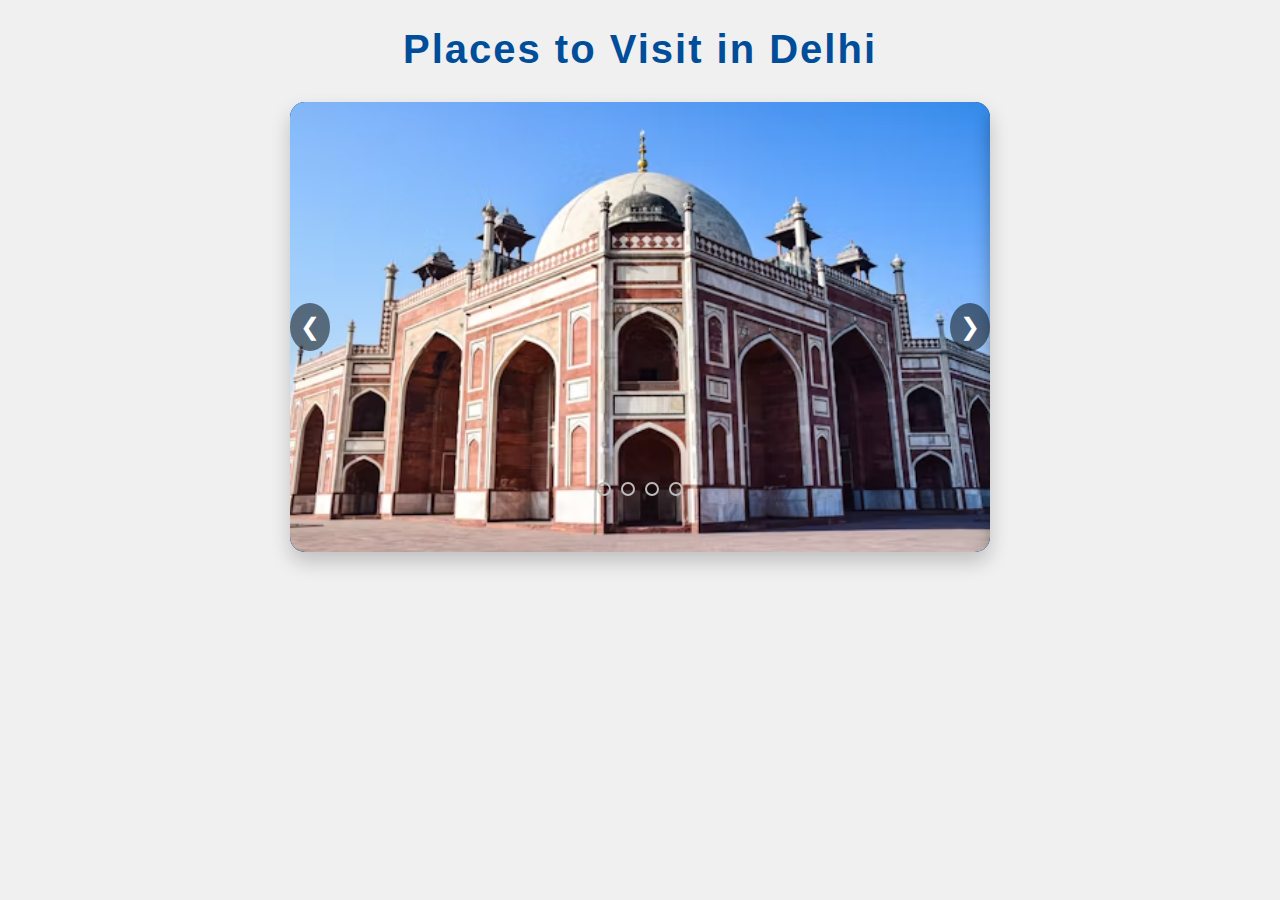
<file: Internship project 2/index.html>
<!DOCTYPE html>
<html lang="en">
<head>
    <meta charset="UTF-8">
    <meta name="viewport" content="width=device-width, initial-scale=1.0">
    <title>Image Slider</title>
    <link rel="stylesheet" href="styles.css">
</head>
<body>
    <h1>Places to Visit in Delhi</h1> 

    <div class="slider">
        <div class="slides">
           
            <input type="radio" name="radio-btn" id="radio1" checked>
            <input type="radio" name="radio-btn" id="radio2">
            <input type="radio" name="radio-btn" id="radio3">
            <input type="radio" name="radio-btn" id="radio4">

          
            <div class="slide first">
                <img src="image1.jpg" alt="Image 1">
            </div>
            <div class="slide">
                <img src="image2.jpg" alt="Image 2">
            </div>
            <div class="slide">
                <img src="image3.jpg" alt="Image 3">
            </div>
            <div class="slide">
                <img src="image4.jpg" alt="Image 4">
            </div>

           
            <div class="navigation-auto">
                <div class="auto-btn1"></div>
                <div class="auto-btn2"></div>
                <div class="auto-btn3"></div>
                <div class="auto-btn4"></div>
            </div>
        </div>

      
        <div class="navigation-manual">
            <label for="radio1" class="manual-btn"></label>
            <label for="radio2" class="manual-btn"></label>
            <label for="radio3" class="manual-btn"></label>
            <label for="radio4" class="manual-btn"></label>
        </div>

        <div class="arrow-navigation">
            <div class="prev" onclick="prevSlide()">&#10094;</div>
            <div class="next" onclick="nextSlide()">&#10095;</div>
        </div>
    </div>

    <script src="scripts.js"></script>
</body>
</html>
</file>
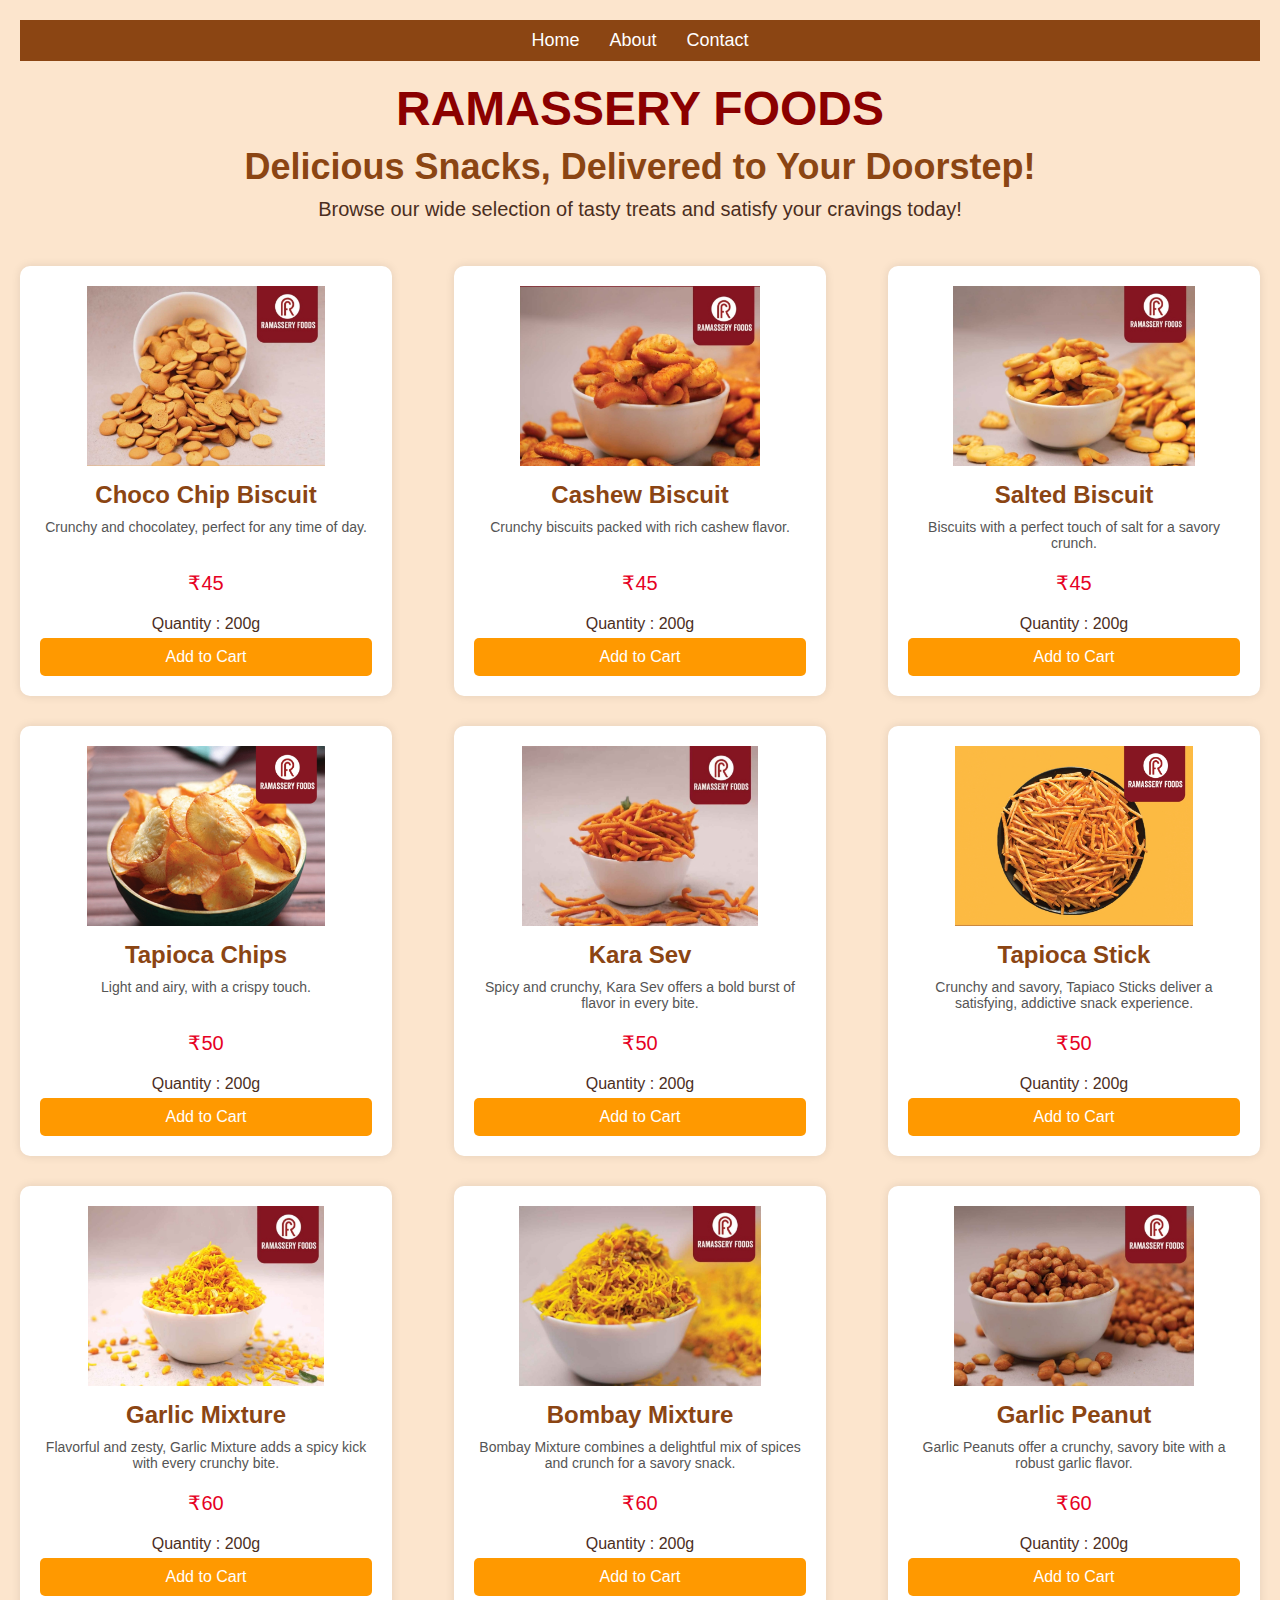
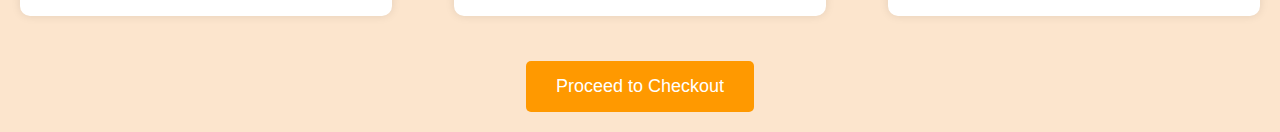
<file: internship project 3/index.html>
<!DOCTYPE html>
<html lang="en">
<head>
    <meta charset="UTF-8">
    <meta name="viewport" content="width=device-width, initial-scale=1.0">
    <title>RAMASSERY FOODS - Delicious Snacks, Delivered to Your Doorstep!</title>
    <link rel="stylesheet" href="styles.css">
</head>
<body>
    <nav>
        <ul>
            <li><a href="#">Home</a></li>
            <li><a href="about.html">About</a></li>
            <li><a href="contact.html">Contact</a></li>
        </ul>
    </nav>

    <header>
        <h1>RAMASSERY FOODS</h1>
        <h2>Delicious Snacks, Delivered to Your Doorstep!</h2>
        <p>Browse our wide selection of tasty treats and satisfy your cravings today!</p>
    </header>

    <div class="product-list">
        <!-- Product 1 -->
        <div class="product">
            <img src="snack1.jpeg" alt="Snack 1">
            <h3>Choco Chip Biscuit</h3>
            <p>Crunchy and chocolatey, perfect for any time of day.</p>
            <span class="price">₹45</span>
            <label for="quantity1">Quantity : 200g</label>
            <button class="add-to-cart">Add to Cart</button>
        </div>
        <!-- Product 2 -->
        <div class="product">
            <img src="snack6.jpeg" alt="Snack 2">
            <h3>Cashew Biscuit</h3>
            <p>Crunchy biscuits packed with rich cashew flavor.</p>
            <span class="price">₹45</span>
            <label for="quantity1">Quantity : 200g</label>
            <button class="add-to-cart">Add to Cart</button>
        </div>
        <!-- Product 3 -->
        <div class="product">
            <img src="snack8.jpeg" alt="Snack 3">
            <h3>Salted Biscuit</h3>
            <p>Biscuits with a perfect touch of salt for a savory crunch.</p>
            <span class="price">₹45</span>
            <label for="quantity1">Quantity : 200g</label>
            <button class="add-to-cart">Add to Cart</button>
        </div>
        <!-- Product 4 -->
        <div class="product">
            <img src="snack4.jpeg" alt="Snack 4">
            <h3>Tapioca Chips</h3>
            <p>Light and airy, with a crispy touch.</p>
            <span class="price">₹50</span>
            <label for="quantity1">Quantity : 200g</label>
            <button class="add-to-cart">Add to Cart</button>
        </div>
        <!-- Product 5 -->
        <div class="product">
            <img src="snack5.jpeg" alt="Snack 5">
            <h3>Kara Sev</h3>
            <p>Spicy and crunchy, Kara Sev offers a bold burst of flavor in every bite.</p>
            <span class="price">₹50</span>
            <label for="quantity1">Quantity : 200g</label>
            <button class="add-to-cart">Add to Cart</button>
        </div>
        <!-- Product 6 -->
        <div class="product">
            <img src="snack2.jpeg" alt="Snack 6">
            <h3>Tapioca Stick</h3>
            <p>Crunchy and savory, Tapiaco Sticks deliver a satisfying, addictive snack experience.</p>
            <span class="price">₹50</span>
            <label for="quantity1">Quantity : 200g</label>
            <button class="add-to-cart">Add to Cart</button>
        </div>
        <!-- Product 7 -->
        <div class="product">
            <img src="snack7.jpeg" alt="Snack 7">
            <h3>Garlic Mixture</h3>
            <p>Flavorful and zesty, Garlic Mixture adds a spicy kick with every crunchy bite.</p>
            <span class="price">₹60</span>
            <label for="quantity1">Quantity : 200g</label>
            <button class="add-to-cart">Add to Cart</button>
        </div>
        <!-- Product 8 -->
        <div class="product">
            <img src="snack3.jpeg" alt="Snack 8">
            <h3>Bombay Mixture</h3>
            <p>Bombay Mixture combines a delightful mix of spices and crunch for a savory snack.</p>
            <span class="price">₹60</span>
            <label for="quantity1">Quantity : 200g</label>
            <button class="add-to-cart">Add to Cart</button>
        </div>
        <!-- Product 9 -->
        <div class="product">
            <img src="snack9.jpeg" alt="Snack 9">
            <h3>Garlic Peanut</h3>
            <p>Garlic Peanuts offer a crunchy, savory bite with a robust garlic flavor.</p>
            <span class="price">₹60</span>
            <label for="quantity1">Quantity : 200g</label>
            <button class="add-to-cart">Add to Cart</button>
        </div>
    </div>

    <footer>
        <button class="checkout">Proceed to Checkout</button>
    </footer>
</body>
</html>
</file>
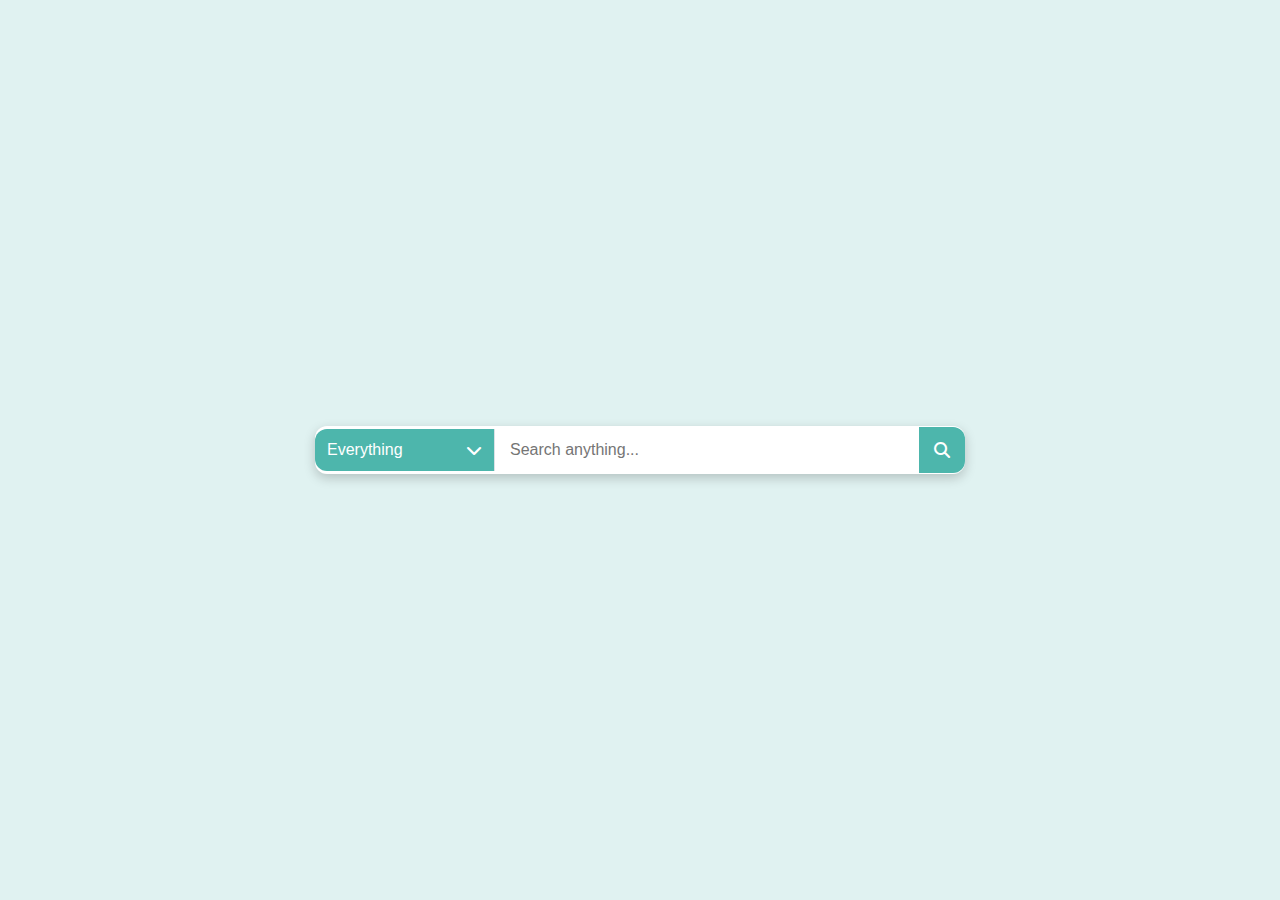
<file: intership project 1/index.html>
<!DOCTYPE html>
<html lang="en">
  <head>
    <meta charset="UTF-8" />
    <meta http-equiv="X-UA-Compatible" content="IE=edge" />
    <meta name="viewport" content="width=device-width, initial-scale=1.0" />
    <link
      rel="stylesheet"
      href="https://cdnjs.cloudflare.com/ajax/libs/font-awesome/6.3.0/css/all.min.css"
    />
    <link rel="stylesheet" href="style.css" />
    <title>Modern Dropdown Search Bar</title>
  </head>
  <body>
    <div class="new-search-bar">
      <div class="new-dropdown">
        <div id="dropdown-text" class="new-dropdown-text">
          <span id="dropdown-span">Everything</span>
          <i id="dropdown-icon" class="fa-solid fa-chevron-down"></i>
        </div>
        <ul id="dropdown-list" class="new-dropdown-list">
          <li class="new-dropdown-list-item">Everything</li>
          <li class="new-dropdown-list-item">Software Devolopment</li>
          <li class="new-dropdown-list-item">Web Devolopment</li>
          <li class="new-dropdown-list-item">Data Analyst</li>
          <li class="new-dropdown-list-item">IT Consultent</li>
          <li class="new-dropdown-list-item">Network administrator</li>
        </ul>
      </div>
      <div class="new-search-box">
        <input type="text" id="search-input" placeholder="Search anything..." />
        <i class="fa-solid fa-magnifying-glass"></i>
      </div>
    </div>
    <script src="script.js"></script>
  </body>
</html>
</file>
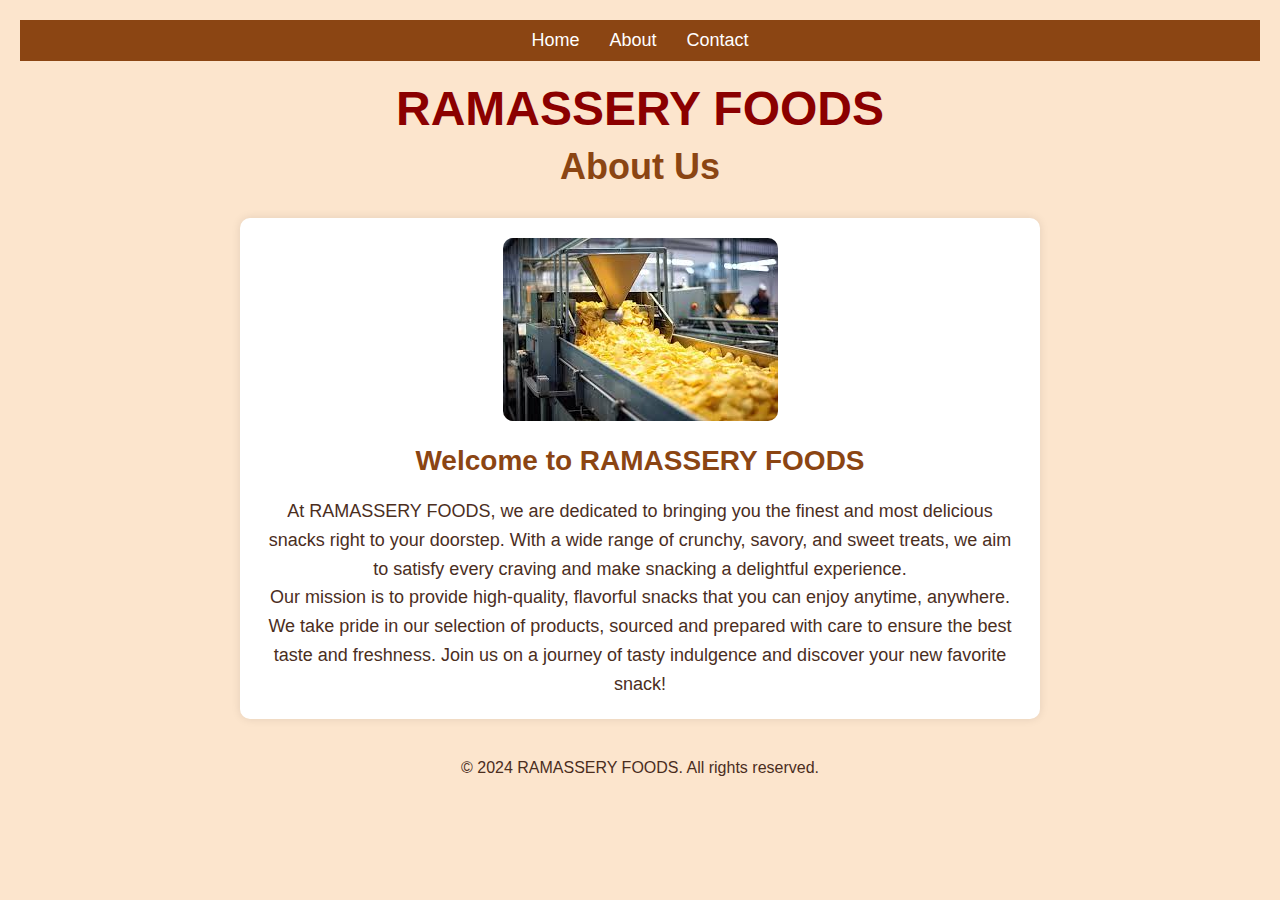
<file: internship project 3/about.html>
<!DOCTYPE html>
<html lang="en">
<head>
    <meta charset="UTF-8">
    <meta name="viewport" content="width=device-width, initial-scale=1.0">
    <title>About Us - RAMASSERY FOODS</title>
    <link rel="stylesheet" href="styles.css">
</head>
<body>
    <nav>
        <ul>
            <li><a href="index.html">Home</a></li>
            <li><a href="about.html">About</a></li>
            <li><a href="contact.html">Contact</a></li>
           
        </ul>
    </nav>

    <header>
        <h1>RAMASSERY FOODS</h1>
        <h2>About Us</h2>
    </header>

    <section class="about-us">
        <div class="company-info">
            <img src="img1.jpg" alt="RAMASSERY FOODS" class="company-image">
            <h3>Welcome to RAMASSERY FOODS</h3>
            <p>At RAMASSERY FOODS, we are dedicated to bringing you the finest and most delicious snacks right to your doorstep. With a wide range of crunchy, savory, and sweet treats, we aim to satisfy every craving and make snacking a delightful experience.</p>
            <p>Our mission is to provide high-quality, flavorful snacks that you can enjoy anytime, anywhere. We take pride in our selection of products, sourced and prepared with care to ensure the best taste and freshness. Join us on a journey of tasty indulgence and discover your new favorite snack!</p>
        </div>
    </section>

    <footer>
        <p>&copy; 2024 RAMASSERY FOODS. All rights reserved.</p>
    </footer>
</body>
</html>
</file>
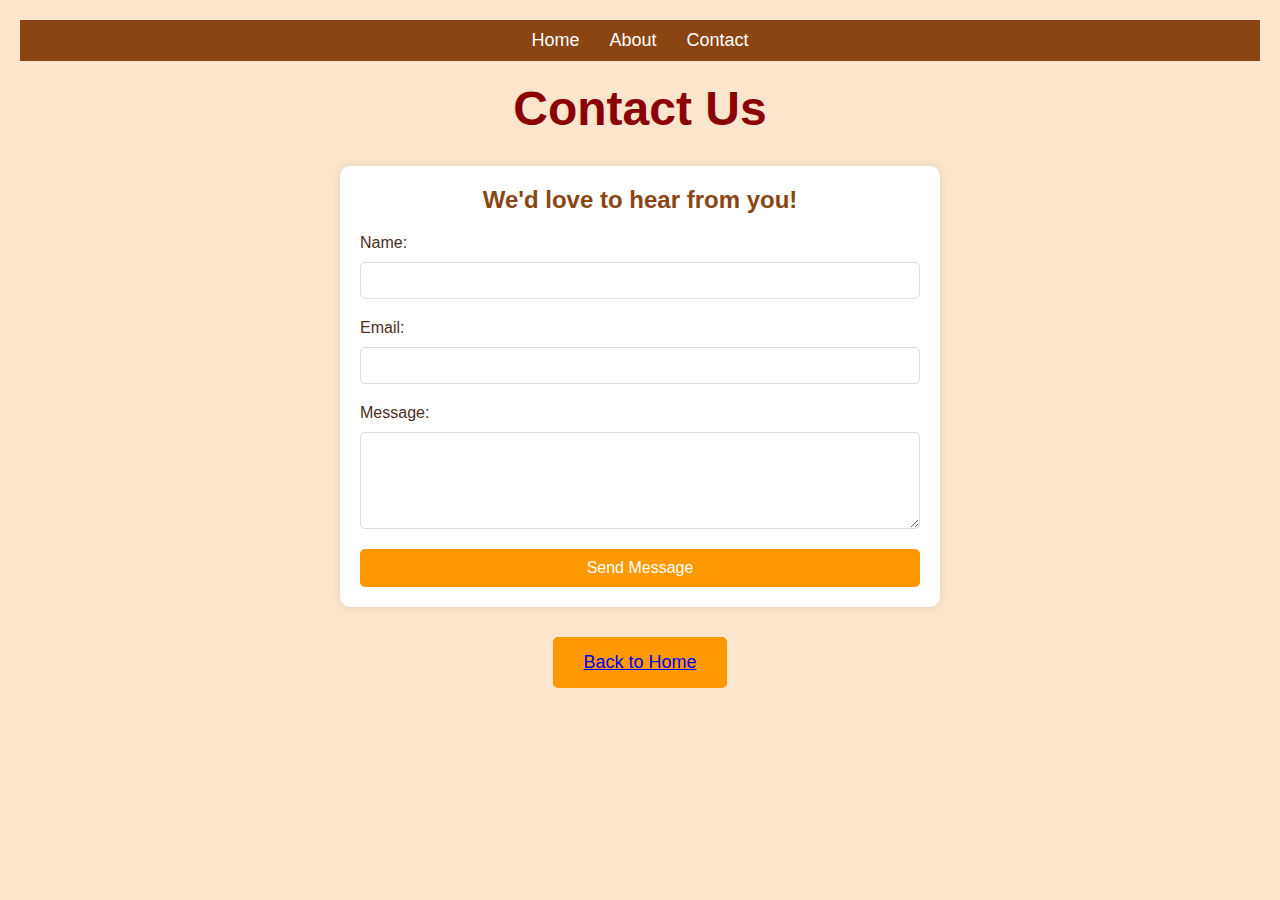
<file: internship project 3/contact.html>
<!DOCTYPE html>
<html lang="en">
<head>
    <meta charset="UTF-8">
    <meta name="viewport" content="width=device-width, initial-scale=1.0">
    <title>Contact Us - RAMASSERY FOODS</title>
    <link rel="stylesheet" href="styles.css">
</head>
<body>
    <nav>
        <ul>
            <li><a href="index.html">Home</a></li>
            <li><a href="about.html">About</a></li>
            <li><a href="contact.html">Contact</a></li>
        </ul>
    </nav>

    <header>
        <h1>Contact Us</h1>
    </header>

    <div class="contact-form">
        <h2>We'd love to hear from you!</h2>
        <form action="submit_form.php" method="post">
            <label for="name">Name:</label>
            <input type="text" id="name" name="name" required>

            <label for="email">Email:</label>
            <input type="email" id="email" name="email" required>

            <label for="message">Message:</label>
            <textarea id="message" name="message" rows="5" required></textarea>

            <button type="submit" class="submit-btn">Send Message</button>
        </form>
    </div>

    <footer>
        <button class="checkout"><a href="index.html">Back to Home</a></button>
    </footer>
</body>
</html>
</file>
<file: Internship project 2/styles.css>
body {
    background-color: #f0f0f0; 
    font-family: 'Arial', sans-serif;
}


h1 {
    text-align: center;
    font-size: 2.5em;
    margin-bottom: 30px;
    color: #004d99;
    letter-spacing: 2px;
}


.slider {
    width: 100%;
    max-width: 700px;
    height: 450px;
    position: relative;
    overflow: hidden;
    margin: auto;
    border-radius: 15px;
    background-color: #004d99; 
    box-shadow: 0 10px 20px rgba(0, 0, 0, 0.2);
}


.slides {
    display: flex;
    width: 500%;
    height: 100%;
    transition: all 1s ease-in-out; 
}


.slide {
    width: 20%;
    transition: transform 1s ease; 
}


.slide img {
    width: 100%;
    height: 100%;
    border-radius: 15px;
    box-shadow: 0 8px 16px rgba(0, 0, 0, 0.3);
    object-fit: cover; 
    transition: transform 0.5s ease-in-out; 
}

.slide img:hover {
    transform: scale(1.05); 
}


input[type="radio"] {
    display: none;
}


.navigation-auto {
    position: absolute;
    width: 100%;
    display: flex;
    justify-content: center;
    margin-top: -40px;
}

.navigation-auto div {
    width: 12px;
    height: 12px;
    border-radius: 50%;
    margin: 5px;
    background: #bbb;
    transition: background 0.5s ease;
}


.navigation-manual {
    position: absolute;
    width: 100%;
    margin-top: -70px;
    display: flex;
    justify-content: center;
}

.manual-btn {
    border: 2px solid #bbb;
    padding: 5px;
    border-radius: 50%;
    cursor: pointer;
    transition: background 0.3s, transform 0.3s;
}

.manual-btn:not(:last-child) {
    margin-right: 10px;
}

.manual-btn:hover {
    background: #004d99;
    transform: scale(1.2);
}


#radio1:checked ~ .first {
    margin-left: 0;
}


#radio2:checked ~ .first {
    margin-left: -20%;
}

#radio3:checked ~ .first {
    margin-left: -40%;
}

#radio4:checked ~ .first {
    margin-left: -60%;
}


#radio1:checked ~ .navigation-auto .auto-btn1 {
    background: #fff;
}

#radio2:checked ~ .navigation-auto .auto-btn2 {
    background: #fff;
}

#radio3:checked ~ .navigation-auto .auto-btn3 {
    background: #fff;
}

#radio4:checked ~ .navigation-auto .auto-btn4 {
    background: #fff;
}


.arrow-navigation {
    position: absolute;
    width: 100%;
    top: 50%;
    display: flex;
    justify-content: space-between;
    transform: translateY(-50%);
}

.arrow-navigation .prev, .arrow-navigation .next {
    cursor: pointer;
    background-color: rgba(0, 0, 0, 0.5);
    color: #fff;
    padding: 10px;
    font-size: 24px;
    border-radius: 50%;
    user-select: none;
    transition: background-color 0.3s ease;
}

.arrow-navigation .prev:hover, .arrow-navigation .next:hover {
    background-color: rgba(0, 0, 0, 0.8);
}
</file>
<file: internship project 3/styles.css>
* {
    margin: 0;
    padding: 0;
    box-sizing: border-box;
}


body {
    font-family: 'Comic Sans MS', cursive, sans-serif;
    background-color: #fce5cd; 
    padding: 20px;
    color: #4b2e1e; 
}


header {
    text-align: center;
    margin-bottom: 30px;
}

header h1 {
    font-size: 48px;
    color: #8B0000; 
    margin-bottom: 10px;
    animation: fadeIn 2s ease-in;
}

header h2 {
    font-size: 36px;
    color: #8b4513; 
    margin-bottom: 10px;
}

header p {
    font-size: 20px;
    color: #4b2e1e; 
    animation: fadeIn 3s ease-in;
}


.product-list {
    display: flex;
    flex-wrap: wrap;
    justify-content: space-between;
}


.product {
    background-color: #fff;
    border-radius: 10px;
    box-shadow: 0 0 10px rgba(0, 0, 0, 0.1);
    width: 30%; 
    margin: 15px 0; 
    padding: 20px;
    text-align: center;
    height: auto; 
    display: flex;
    flex-direction: column;
    justify-content: space-between;
    overflow: hidden;
    transition: transform 0.3s ease;
}

.product img {
    max-width: 100%;
    max-height: 180px; 
    margin-bottom: 15px;
    object-fit: contain; 
    transition: transform 0.3s ease;
}

.product h3 {
    font-size: 24px;
    margin-bottom: 10px;
    color: #8b4513; 
}

.product p {
    font-size: 14px;
    margin-bottom: 20px;
    color: #555;
    flex-grow: 1; 
}

.product .price {
    font-size: 20px;
    color: #e60023; 
    margin-bottom: 20px;
    display: block;
}

.add-to-cart {
    background-color: #ff9900; 
    color: #fff;
    padding: 10px 20px;
    font-size: 16px;
    border: none;
    border-radius: 5px;
    cursor: pointer;
    transition: background-color 0.3s ease, transform 0.2s ease;
}

.add-to-cart:hover {
    background-color: #e68a00;
    transform: scale(1.05);
}


footer {
    text-align: center;
    margin-top: 30px;
}

.checkout {
    background-color: #4CAF50; 
    color: #fff;
    padding: 15px 30px;
    font-size: 18px;
    border: none;
    border-radius: 5px;
    cursor: pointer;
    transition: background-color 0.3s ease, transform 0.2s ease;
}

.checkout:hover {
    background-color: #45a049;
    transform: scale(1.05);
}


.product:hover {
    transform: translateY(-10px);
}

.product img:hover {
    transform: scale(1.1);
}

@keyframes fadeIn {
    from {
        opacity: 0;
    }
    to {
        opacity: 1;
    }
}
.product label {
    font-size: 16px;
    color: #4b2e1e; 
    margin-bottom: 5px;
    display: block;
}
nav {
    background-color: #8b4513; 
    padding: 10px 20px;
    margin-bottom: 20px;
}

nav ul {
    list-style-type: none;
    display: flex;
    justify-content: center;
}

nav ul li {
    margin: 0 15px;
}

nav ul li a {
    color: #fff; 
    text-decoration: none;
    font-size: 18px;
    transition: color 0.3s ease;
}

nav ul li a:hover {
    color: #ff9900; 
}



* {
    margin: 0;
    padding: 0;
    box-sizing: border-box;
}


body {
    font-family: 'Comic Sans MS', cursive, sans-serif;
    background-color: #fce5cd;
    padding: 20px;
    color: #4b2e1e; 
}


nav {
    background-color: #8b4513; 
    padding: 10px 20px;
    margin-bottom: 20px;
}

nav ul {
    list-style-type: none;
    display: flex;
    justify-content: center;
}

nav ul li {
    margin: 0 15px;
}

nav ul li a {
    color: #fff; 
    text-decoration: none;
    font-size: 18px;
    transition: color 0.3s ease;
}

nav ul li a:hover {
    color: #ff9900; 
}


header {
    text-align: center;
    margin-bottom: 30px;
}

header h1 {
    font-size: 48px;
    color: #8B0000; 
    margin-bottom: 10px;
    animation: fadeIn 2s ease-in;
}

header h2 {
    font-size: 36px;
    color: #8b4513; 
    margin-bottom: 10px;
}

header p {
    font-size: 20px;
    color: #4b2e1e; 
    animation: fadeIn 3s ease-in;
}


.contact-form {
    max-width: 600px;
    margin: 0 auto;
    padding: 20px;
    background-color: #fff;
    border-radius: 10px;
    box-shadow: 0 0 10px rgba(0, 0, 0, 0.1);
}

.contact-form h2 {
    margin-bottom: 20px;
    text-align: center;
    color: #8b4513; 
}

.contact-form form {
    display: flex;
    flex-direction: column;
}

.contact-form label {
    margin-bottom: 10px;
    font-size: 16px;
}

.contact-form input, .contact-form textarea {
    margin-bottom: 20px;
    padding: 10px;
    border: 1px solid #ddd;
    border-radius: 5px;
}

.contact-form textarea {
    resize: vertical;
}

.contact-form .submit-btn {
    background-color: #ff9900; 
    color: #fff;
    border: none;
    padding: 10px;
    border-radius: 5px;
    cursor: pointer;
    font-size: 16px;
    transition: background-color 0.3s ease;
}

.contact-form .submit-btn:hover {
    background-color: #e68a00; 
}


footer {
    text-align: center;
    margin-top: 30px;
}

footer .checkout {
    background-color: #ff9900; 
    color: #fff;
    border: none;
    padding: 15px 30px;
    border-radius: 5px;
    cursor: pointer;
    font-size: 18px;
    transition: background-color 0.3s ease;
}

footer .checkout:hover {
    background-color: #e68a00;
}


@keyframes fadeIn {
    from {
        opacity: 0;
        transform: translateY(-20px);
    }
    to {
        opacity: 1;
        transform: translateY(0);
    }
}



* {
    margin: 0;
    padding: 0;
    box-sizing: border-box;
}


body {
    font-family: 'Comic Sans MS', cursive, sans-serif;
    background-color: #fce5cd; 
    padding: 20px;
    color: #4b2e1e; 
}


nav {
    background-color: #8b4513; 
    margin-bottom: 20px;
}

nav ul {
    list-style-type: none;
    display: flex;
    justify-content: center;
}

nav ul li {
    margin: 0 15px;
}

nav ul li a {
    color: #fff; 
    text-decoration: none;
    font-size: 18px;
    transition: color 0.3s ease;
}

nav ul li a:hover {
    color: #ff9900; 
}


header {
    text-align: center;
    margin-bottom: 30px;
}

header h1 {
    font-size: 48px;
    color: #8B0000; 
    margin-bottom: 10px;
}

header h2 {
    font-size: 36px;
    color: #8b4513;
    margin-bottom: 10px;
}


.about-us {
    text-align: center;
    margin-bottom: 40px;
}

.company-info {
    max-width: 800px;
    margin: 0 auto;
    padding: 20px;
    background-color: #fff;
    border-radius: 10px;
    box-shadow: 0 0 10px rgba(0, 0, 0, 0.1);
}

.company-image {
    max-width: 100%;
    height: auto;
    border-radius: 10px;
    margin-bottom: 20px;
}

.company-info h3 {
    font-size: 28px;
    color: #8b4513; 
    margin-bottom: 20px;
}

.company-info p {
    font-size: 18px;
    color: #4b2e1e; 
    line-height: 1.6;
}


footer {
    text-align: center;
    margin-top: 30px;
}

footer p {
    margin-bottom: 10px;
    color: #4b2e1e; 
}


@keyframes fadeIn {
    from {
        opacity: 0;
        transform: translateY(-20px);
    }
    to {
        opacity: 1;
        transform: translateY(0);
    }
}
</file>
<file: intership project 1/style.css>
body {
    font-family: 'Segoe UI', Tahoma, Geneva, Verdana, sans-serif;
    margin: 0;
    padding: 0;
    display: flex;
    justify-content: center;
    align-items: center;
    height: 100vh;
    background-color: #e0f2f1;
}

.new-search-bar {
    display: flex;
    align-items: center;
    background-color: #ffffff;
    border-radius: 12px;
    box-shadow: 0 4px 12px rgba(0, 0, 0, 0.2);
    width: 650px;
    animation: fadeIn 1s ease-in-out;
}

@keyframes fadeIn {
    from {
        opacity: 0;
        transform: translateY(-20px);
    }
    to {
        opacity: 1;
        transform: translateY(0);
    }
}

.new-dropdown {
    position: relative;
    width: 180px;
}

.new-dropdown-text {
    display: flex;
    align-items: center;
    justify-content: space-between;
    padding: 12px;
    cursor: pointer;
    border-right: 1px solid #dbe2e6;
    border-radius: 12px 0 0 12px;
    background-color: #4db6ac;
    color: #ffffff;
    transition: background-color 0.3s ease, transform 0.3s ease;
}

.new-dropdown-text:hover {
    background-color: #00796b;
    transform: scale(1.05);
}

.new-dropdown-list {
    position: absolute;
    top: 50px;
    left: 0;
    background-color: #ffffff;
    border: 1px solid #dbe2e6;
    border-radius: 12px;
    box-shadow: 0 6px 12px rgba(0, 0, 0, 0.2);
    display: none;
    z-index: 1000;
    width: 180px;
    animation: slideIn 0.3s ease-in-out;
}

@keyframes slideIn {
    from {
        opacity: 0;
        transform: translateY(-10px);
    }
    to {
        opacity: 1;
        transform: translateY(0);
    }
}

.new-dropdown-list-item {
    padding: 12px;
    cursor: pointer;
    transition: background-color 0.3s ease;
    white-space: nowrap;
    overflow: hidden;
    text-overflow: ellipsis;
}

.new-dropdown-list-item:hover {
    background-color: #e0f2f1;
}

.new-search-box {
    display: flex;
    align-items: center;
    flex: 1;
}

.new-search-box input {
    border: none;
    padding: 15px;
    outline: none;
    border-radius: 0 12px 12px 0;
    flex: 1;
    font-size: 16px;
    background-color: #ffffff;
    color: #333333;
}

.new-search-box i {
    padding: 15px;
    background-color: #4db6ac;
    color: #ffffff;
    border-radius: 0 12px 12px 0;
    cursor: pointer;
    transition: background-color 0.3s ease, transform 0.3s ease;
}

.new-search-box i:hover {
    background-color: #00796b;
    transform: scale(1.1);
}
.footer {
    position: fixed;
    bottom: 10px;
    right: 10px;
    font-size: 12px;
    color: rgba(89, 55, 223, 0.3); /* Light gray with transparency */
    text-align: right;
    opacity: 0.5; /* Adjust opacity for watermark effect */
    pointer-events: none; /* Prevents the watermark from interfering with other elements */
}
</file>
